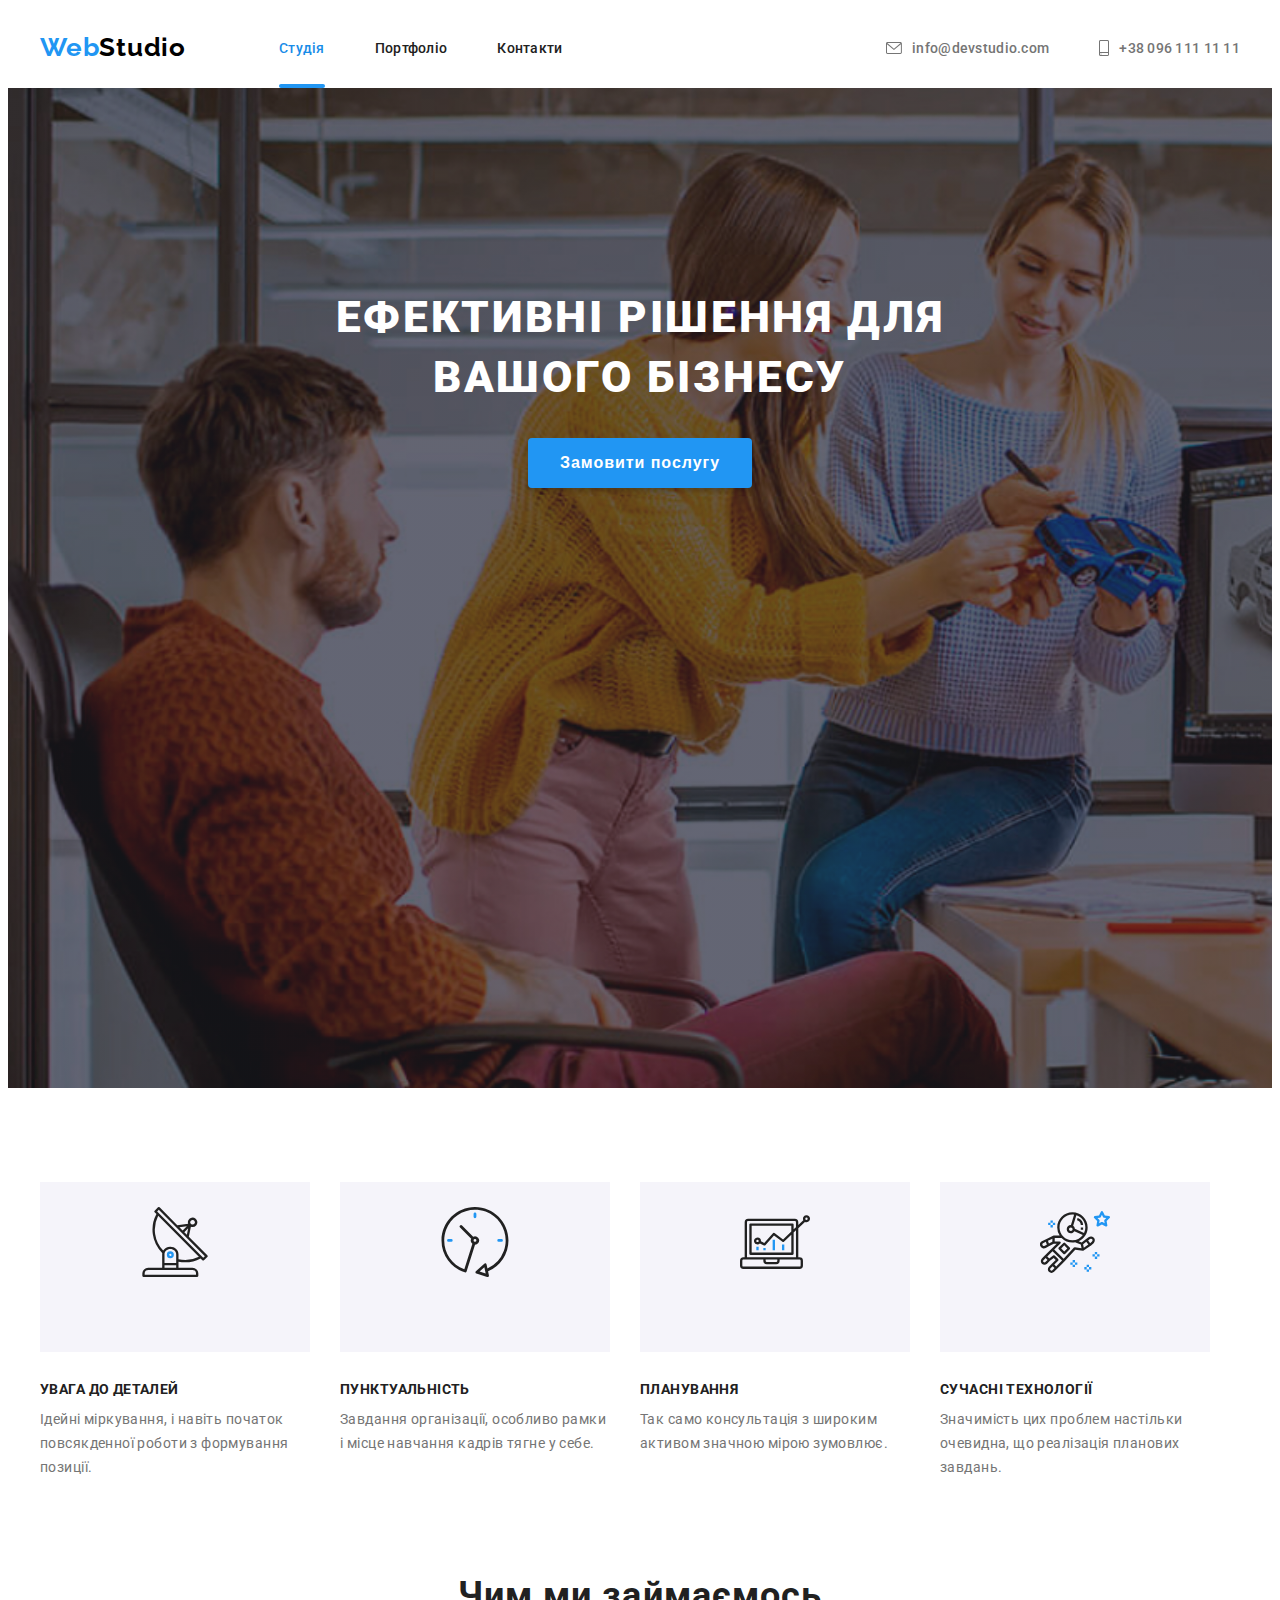
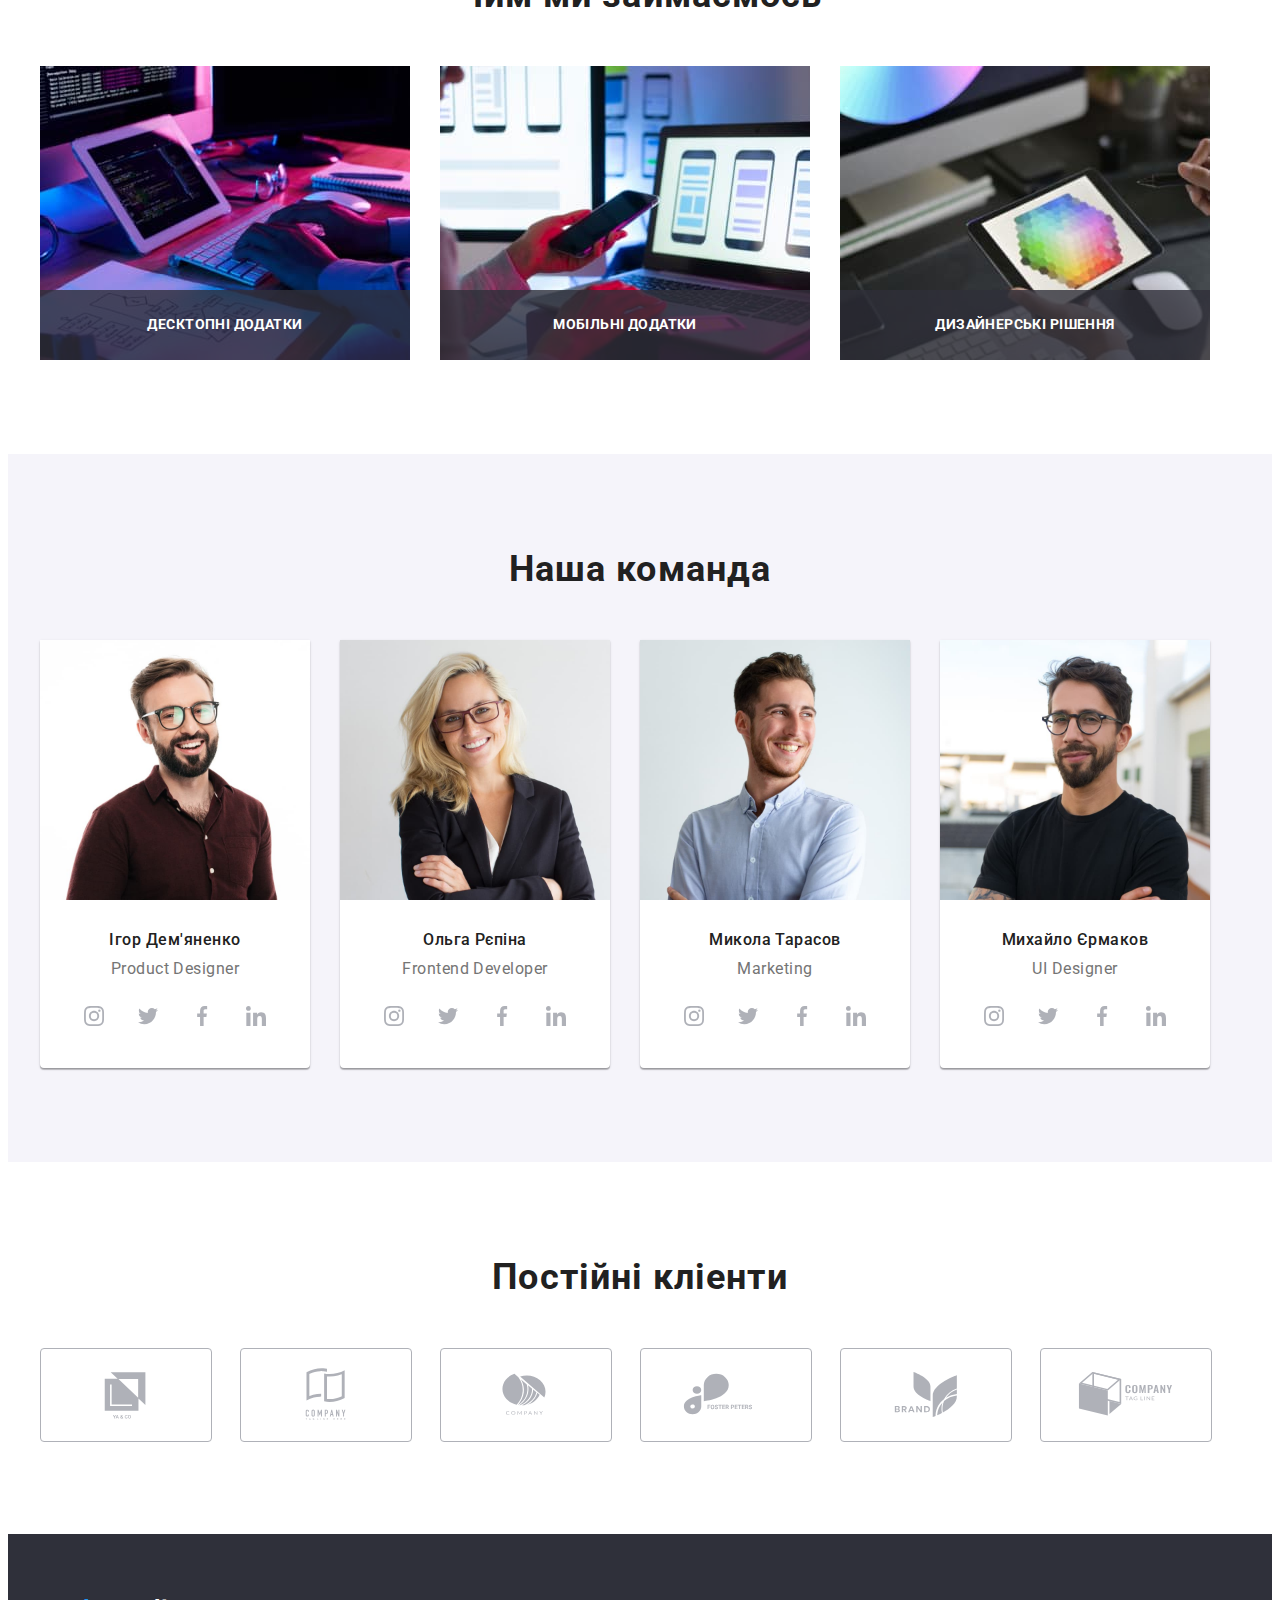
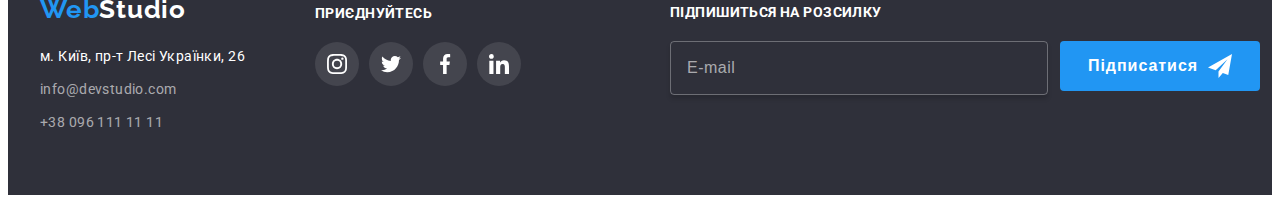
<file: index.html>
<!DOCTYPE html>
<html lang="uk">
  <head>
    <meta charset="UTF-8" />
    <meta http-equiv="X-UA-Compatible" content="IE=edge" />
    <meta name="viewport" content="width=device-width, initial-scale=1.0" />
    <title>Студія</title>
    <link rel="preconnect" href="https://fonts.googleapis.com">
<link rel="preconnect" href="https://fonts.gstatic.com" crossorigin>
<link href="https://fonts.googleapis.com/css2?family=Raleway:wght@700&family=Roboto:wght@400;500;700;900&display=swap" rel="stylesheet">
<link rel="stylesheet" href="https://cdnjs.cloudflare.com/ajax/libs/modern-normalize/1.1.0/modern-normalize.min.css" integrity="sha512-wpPYUAdjBVSE4KJnH1VR1HeZfpl1ub8YT/NKx4PuQ5NmX2tKuGu6U/JRp5y+Y8XG2tV+wKQpNHVUX03MfMFn9Q==" crossorigin="anonymous" referrerpolicy="no-referrer" />    
<link href="./css/main.min.css" rel="stylesheet" />
  </head>
  <body>
     <header class="header">
     <div class="container nav">
      <nav class="nav-box">
         <a href="./index.html" class="logo link"><span class="logo__head">Web</span>Studio</a>
        <ul class="list nav">
          <li class="nav__list">
            <a href="./index.html" class="nav__link link current">Студія</a>
          </li>
          <li class="nav__list">
            <a href="./portfolio.html" class="nav__link link">Портфоліо</a>
          </li>
          <li class="nav__list">
            <a href="#" class="nav__link link">Контакти</a>
          </li>
        </ul>
      </nav>
      <ul class="list auth">
        <li class="auth__list">
          <a href="mailto:info@devstudio.com" class="auth__link link mail">
          <svg class="auth__mail-icon" width="16" height="12">
            <use href="./images/sprite.svg#icon-envelope"></use>
          </svg>
          info@devstudio.com
          </a>
        </li>
        <li class="auth__list">
          <a href="tel:+380961111111" class="auth__link link tel">
          <svg class="auth__tel-icon" width="10" height="16">
            <use href="./images/sprite.svg#icon-smartphone"></use>
          </svg>
          +38 096 111 11 11
        </a>
        </li>
      </ul>
     </div>
     </header>
    <main>
      <section class="hero">
       <div class="container">
        <h1 class="tital-subject">Ефективні рішення для вашого бізнесу</h1>
        <button type="button" class="hero-btn button" data-modal-open>Замовити послугу</button>
       </div>
      </section>
      <section class="section">
       <div class="container">
        <h2 class="visually-hidden">Наші особливості</h2>
        <ul class="list unique">
          <li class="unique__list"> 
            <div class="unique__block-icon">
            <svg class="unique__icon" width="70" height="70">
              <use href="./images/sprite.svg#icon-antenna"></use>
            </svg>
            </div>
            <h3 class="list-item">Увага до деталей</h3>
            <p class="list-item__discription">Ідейні міркування, і навіть початок повсякденної роботи з формування позиції.</p>
          </li>
          <li class="unique__list">
            <div class="unique__block-icon">
            <svg class="unique__icon" width="70" height="70">
              <use href="./images/sprite.svg#icon-clock"></use>
            </svg>
            </div>
            <h3 class="list-item">Пунктуальність</h3>
            <p class="list-item__discription">Завдання організації, особливо рамки і місце навчання кадрів тягне у себе.</p>
          </li>
          <li class="unique__list">
            <div class="unique__block-icon">
            <svg class="unique__icon" width="70" height="70">
              <use href="./images/sprite.svg#icon-diagram"></use>
            </svg>
            </div>
            <h3 class="list-item">Планування</h3>
            <p class="list-item__discription">Так само консультація з широким активом значною мірою зумовлює.</p>
          </li>
          <li class="unique__list">
            <div class="unique__block-icon">
            <svg class="unique__icon" width="70" height="70">
              <use href="./images/sprite.svg#icon-astronaut"></use>
            </svg>
            </div>
            <h3 class="list-item">Сучасні технології</h3>
            <p class="list-item__discription">Значимість цих проблем настільки очевидна, що реалізація планових завдань.</p>
          </li>
        </ul>
       </div>
      </section>
      <section class="title-about section">
       <div class="container">
        <h2 class="subtital">Чим ми займаємось</h2>
        <ul class="list about-work">
          <li class="about-list">
           <a href="" class="about-link link">
            <div class="about-img-block">
             <img
              src="images/box1.jpg"
              alt="Руки люди, які печатають текст на клавіатурі"
              width="370"              
             />             
              <p class="about-description">Десктопні додатки</p>
            </div>
           </a>
          </li>
          <li class="about-list">
           <a href="" class="about-link link">
            <div class="about-img-block">
             <img
              src="images/box2.jpg"
              alt="Людина порівнює відображення картинки на телефоні з екраном монітора"
              width="370"
             />             
              <p class="about-description">Мобільні додатки</p>            
            </div>
           </a>
          </li>
          <li class="about-list">
           <a href="" class="about-link link">
            <div class="about-img-block">
             <img
              src="images/box3.jpg"
              alt="Людина дивиться кольорову схему на планшеті"
              width="370"
             />             
              <p class="about-description">Дизайнерські рішення</p>             
            </div>
           </a>
          </li>          
        </ul>
       </div>
      </section>
      <section class="tital-team section">
       <div class="container">
        <h2 class="subtital">Наша команда</h2>
        <ul class="list team">
          <li class="list-team">
            <img
              src="images/img.jpg"
              alt="Молодий чоловік зі щетиною в рубашці та окулярах, який посміхається"
              width="270"
            />
            <div class="team-subtital">
            <h3 class="subtital-name-tital">Ігор Дем'яненко</h3>
            <p class="branch">Product Designer</p>
             <div class="team-block-icon">
              <ul class="team-social">
                <li class="team-social-list list">
                 <a href="" class="team-social-icon link">
                  <svg class="team-icon" aria-label="інстаграм">
                   <use href="./images/sprite.svg#icon-instagram"></use>
                  </svg>
                 </a>
                </li>
                <li class="team-social-list list">
                 <a href="" class="team-social-icon link">
                  <svg class="team-icon" aria-label="твітер">
                   <use href="./images/sprite.svg#icon-twitter"></use>
                  </svg>
                 </a>
                </li>
                <li class="team-social-list list">
                 <a href="" class="team-social-icon link">
                  <svg class="team-icon" aria-label="фейсбук">
                   <use href="./images/sprite.svg#icon-facebook"></use>
                  </svg>
                 </a>
                </li>
                <li class="team-social-list list">
                 <a href="" class="team-social-icon link">
                  <svg class="team-icon" aria-label="лінкедін">
                   <use href="./images/sprite.svg#icon-linkedin"></use>
                  </svg>
                 </a>
                </li>
              </ul>              
             </div>
            </div>
          </li>
          <li class="list-team">
            <img
              src="images/img(1).jpg"
              alt="Молода блондинка у діловому костюмі в окулярах, що посміхається"
              width="270"
            />
            <div class="team-subtital">
            <h3 class="subtital-name-tital">Ольга Рєпіна</h3>
            <p class="branch">Frontend Developer</p>
             <div class="team-block-icon">
              <ul class="team-social">
                <li class="team-social-list list">
                 <a href="" class="team-social-icon link">
                  <svg class="team-icon" aria-label="інстаграм">
                   <use href="./images/sprite.svg#icon-instagram"></use>
                  </svg>
                 </a>
                </li>
                <li class="team-social-list list">
                 <a href="" class="team-social-icon link">
                  <svg class="team-icon" aria-label="твітер">
                   <use href="./images/sprite.svg#icon-twitter"></use>
                  </svg>
                 </a>
                </li>
                <li class="team-social-list list">
                 <a href="" class="team-social-icon link">
                  <svg class="team-icon" aria-label="фейсбук">
                   <use href="./images/sprite.svg#icon-facebook"></use>
                  </svg>
                 </a>
                </li>
                <li class="team-social-list list">
                 <a href="" class="team-social-icon link">
                  <svg class="team-icon" aria-label="лінкедін">
                   <use href="./images/sprite.svg#icon-linkedin"></use>
                  </svg>
                 </a>
                </li>
              </ul>              
             </div>              
            </div>
          </li>
          <li class="list-team">
            <img src="images/img(2).jpg" alt="Молодий чоловік у рубашці посміхається" width="270" 
            />
            <div class="team-subtital">
            <h3 class="subtital-name-tital">Микола Тарасов</h3>
            <p class="branch">Marketing</p>
             <div class="team-block-icon">
              <ul class="team-social">
                <li class="team-social-list list">
                 <a href="" class="team-social-icon link">
                  <svg class="team-icon" aria-label="інстаграм">
                   <use href="./images/sprite.svg#icon-instagram"></use>
                  </svg>
                 </a>
                </li>
                <li class="team-social-list list">
                 <a href="" class="team-social-icon link">
                  <svg class="team-icon" aria-label="твітер">
                   <use href="./images/sprite.svg#icon-twitter"></use>
                  </svg>
                 </a>
                </li>
                <li class="team-social-list list">
                 <a href="" class="team-social-icon link">
                  <svg class="team-icon" aria-label="фейсбук">
                   <use href="./images/sprite.svg#icon-facebook"></use>
                  </svg>
                 </a>
                </li>
                <li class="team-social-list list">
                 <a href="" class="team-social-icon link">
                  <svg class="team-icon" aria-label="лінкедін">
                   <use href="./images/sprite.svg#icon-linkedin"></use>
                  </svg>
                 </a>
                </li>
              </ul>              
             </div>       
            </div>
          </li>
          <li class="list-team">
            <img
              src="images/img(3).jpg"
              alt="Молодий чоловік з посмішкою в чорній рубашці і окулярах"
              width="270"
            />
            <div class="team-subtital">
            <h3 class="subtital-name-tital">Михайло Єрмаков</h3>
            <p class="branch">UI Designer</p>
             <div class="team-block-icon">
              <ul class="team-social">
                <li class="team-social-list list">
                 <a href="" class="team-social-icon link">
                  <svg class="team-icon" aria-label="інстаграм">
                   <use href="./images/sprite.svg#icon-instagram"></use>
                  </svg>
                 </a>
                </li>
                <li class="team-social-list list">
                 <a href="" class="team-social-icon link">
                  <svg class="team-icon" aria-label="твітер">
                   <use href="./images/sprite.svg#icon-twitter"></use>
                  </svg>
                 </a>
                </li>
                <li class="team-social-list list">
                 <a href="" class="team-social-icon link">
                  <svg class="team-icon" aria-label="фейсбук">
                   <use href="./images/sprite.svg#icon-facebook"></use>
                  </svg>
                 </a>
                </li>
                <li class="team-social-list list">
                 <a href="" class="team-social-icon link">
                  <svg class="team-icon" aria-label="лінкедін">
                   <use href="./images/sprite.svg#icon-linkedin"></use>
                  </svg>
                 </a>
                </li>
              </ul>              
             </div>
            </div>
          </li>
        </ul>
       </div>
      </section>
      <section class="tital-clients section">
        <div class="container clients-block">
          <h2 class="subtital">Постійні кліенти</h2>
          <ul class="list clients">
            <li class="list-clients">
             <a href="" class="list-client-link link">
              <svg class="client-icon">
                <use href="./images/sprite.svg#icon-logo-1"></use>
              </svg>
             </a>
            </li>
            <li class="list-clients">
             <a href="" class="list-client-link link">
              <svg class="client-icon">
                <use href="./images/sprite.svg#icon-logo-2"></use>
              </svg>
             </a>
            </li>
            <li class="list-clients">
             <a href="" class="list-client-link link">
              <svg class="client-icon">
                <use href="./images/sprite.svg#icon-logo-3"></use>
              </svg>
             </a>
            </li>
            <li class="list-clients">
             <a href="" class="list-client-link link">
              <svg class="client-icon">
                <use href="./images/sprite.svg#icon-logo-4"></use>
              </svg>
             </a>
            </li>
            <li class="list-clients">
             <a href="" class="list-client-link link">
              <svg class="client-icon">
                <use href="./images/sprite.svg#icon-logo-5"></use>
              </svg>
             </a>
            </li>
            <li class="list-clients">
             <a href="" class="list-client-link link">
              <svg class="client-icon">
                <use  href="./images/sprite.svg#icon-logo-6"></use>
              </svg>
             </a>
            </li>
          </ul>
        </div>
      </section>
    </main>
    <footer class="footer">
    <div class="container page-footer">
     <div class="contaner-address">
      <a href="./index.html" class="logo link"> <span class="logo-web">Web</span>Studio</a>
      <address class="footer-address">
        <ul class="list ">
          <li>
            <a href="https://goo.su/HKAFz" target="_blank" rel="noopener noreferrer" class="link address"
              >м. Київ, пр-т Лесі Українки, 26</a>
          </li>
          <li>
            <a href="mailto:info@devstudio.com" target="_blank" class="link">info@devstudio.com</a>
          </li>
          <li>
            <a href="tel:+380961111111" class="link">+38 096 111 11 11</a>
          </li>
        </ul>
      </address>
     </div>
     <div class="footer-icon">
      <p class="connect">Приєднуйтесь</p>
      <ul class="icon list">
       <li class="list-icon">
        <a href="" class="list-icon-link">
          <svg class="footer-socail-icon">
           <use href="./images/sprite.svg#icon-instagram"></use>
           </svg>
        </a>
        </li>
       <li class="list-icon">
        <a href="" class="list-icon-link">
          <svg class="footer-socail-icon">
           <use href="./images/sprite.svg#icon-twitter"></use>
           </svg>
        </a>
       </li>
       <li class="list-icon">
        <a href="" class="list-icon-link">
          <svg class="footer-socail-icon">
          <use href="./images/sprite.svg#icon-facebook"></use>
          </svg>
        </a>
       </li>
       <li class="list-icon">
        <a href="" class="list-icon-link">
          <svg class="footer-socail-icon">
          <use href="./images/sprite.svg#icon-linkedin"></use>
          </svg>
        </a>
       </li>
      </ul>      
     </div>
     <div class="footer-form">      
       <p class="footer-form-follow-description">Підпишиться на розсилку</p>
       <form class="footer-form-wrapper">
       <label class="footer-form-follow">
         <input
         class="footer-form-input"
         name="user_email" 
         type="email" 
         required
         placeholder="E-mail">         
       </label>
       <button type="submit" class="button follow-button">Підписатися
        <svg class="footer-form-input-icon">
          <use href="./images/sprite.svg#icon-send"></use>
         </svg>
       </button>
      </form>      
     </div>
    </div>
    </footer>
     <div class="backdrop is-hidden" data-modal>
      <div class="modal">
        <button type="button" class="modal-close-btn" data-modal-close>
          <svg class="modal-close-icon" width="18" height="18">
            <use href="./images/sprite.svg#icon-close"></use>
          </svg>
        </button>        
        <form class="modal-form">
          <p class="modal-tital">Залиште свої дані, ми вам передзвонимо</p>
          <label class="modal-form-field">
            <span class="modal-form-field-desc">Ім'я</span>
            <span class="modal-form-input-wrapper">           
             <input
             name="user_name" 
             type="text" 
             class="modal-form-input" 
             required 
             pattern="[a-zA-Zа-яА-ЯіІїЇ'+]">
             <svg class="modal-form-input-icon">
              <use href="./images/sprite.svg#icon-user"></use>
             </svg>
            </span> 
          </label>
          <label class="modal-form-field">
            <span class="modal-form-field-desc">Телефон</span>            
            <span class="modal-form-input-wrapper">           
             <input
             name="user_phone" 
             type="tel" 
             class="modal-form-input" 
             required 
             pattern="[0-9]{3}-[0-9]{3}-[0-9]{2}-[0-9]{2}"
             title="xxx-xxx-xx-xx">
             <svg class="modal-form-input-icon">
              <use href="./images/sprite.svg#icon-phone"></use>
             </svg>
           </span>            
          </label>
          <label class="modal-form-field">
            <span class="modal-form-field-desc">Пошта</span>            
            <span class="modal-form-input-wrapper">           
             <input
             name="user_email" 
             type="email" 
             class="modal-form-input">
             <svg class="modal-form-input-icon">
              <use href="./images/sprite.svg#icon-email"></use>
             </svg>
           </span>            
          </label>
          <label class="modal-form-message">
            <span class="modal-form-field-desc">Коментар</span>
            <textarea 
            name="user_message"
            class="form-message"
            placeholder="Введіть текст"
            ></textarea>
          </label>        
          <label class="modal-form-check-field">            
            <input
            class="modal-form-check"
            name="user_policy" 
            type="checkbox"             
            required>
            <svg class="modal-check-own">
              <use class="modal-check-own-icon" href="./images/sprite.svg#icon-check"></use>
            </svg>
            Погоджуюся з розсилкою та приймаю&nbsp; 
            <a href="" class="modal-form-check-link">Умови договору</a>
          </label>
          <button type="submit" class="button modal-button">Відправити</button>
         </form>
      </div>
     </div>
   <script src="./js/modal.js"></script>  
  </body>
</html>
</file>
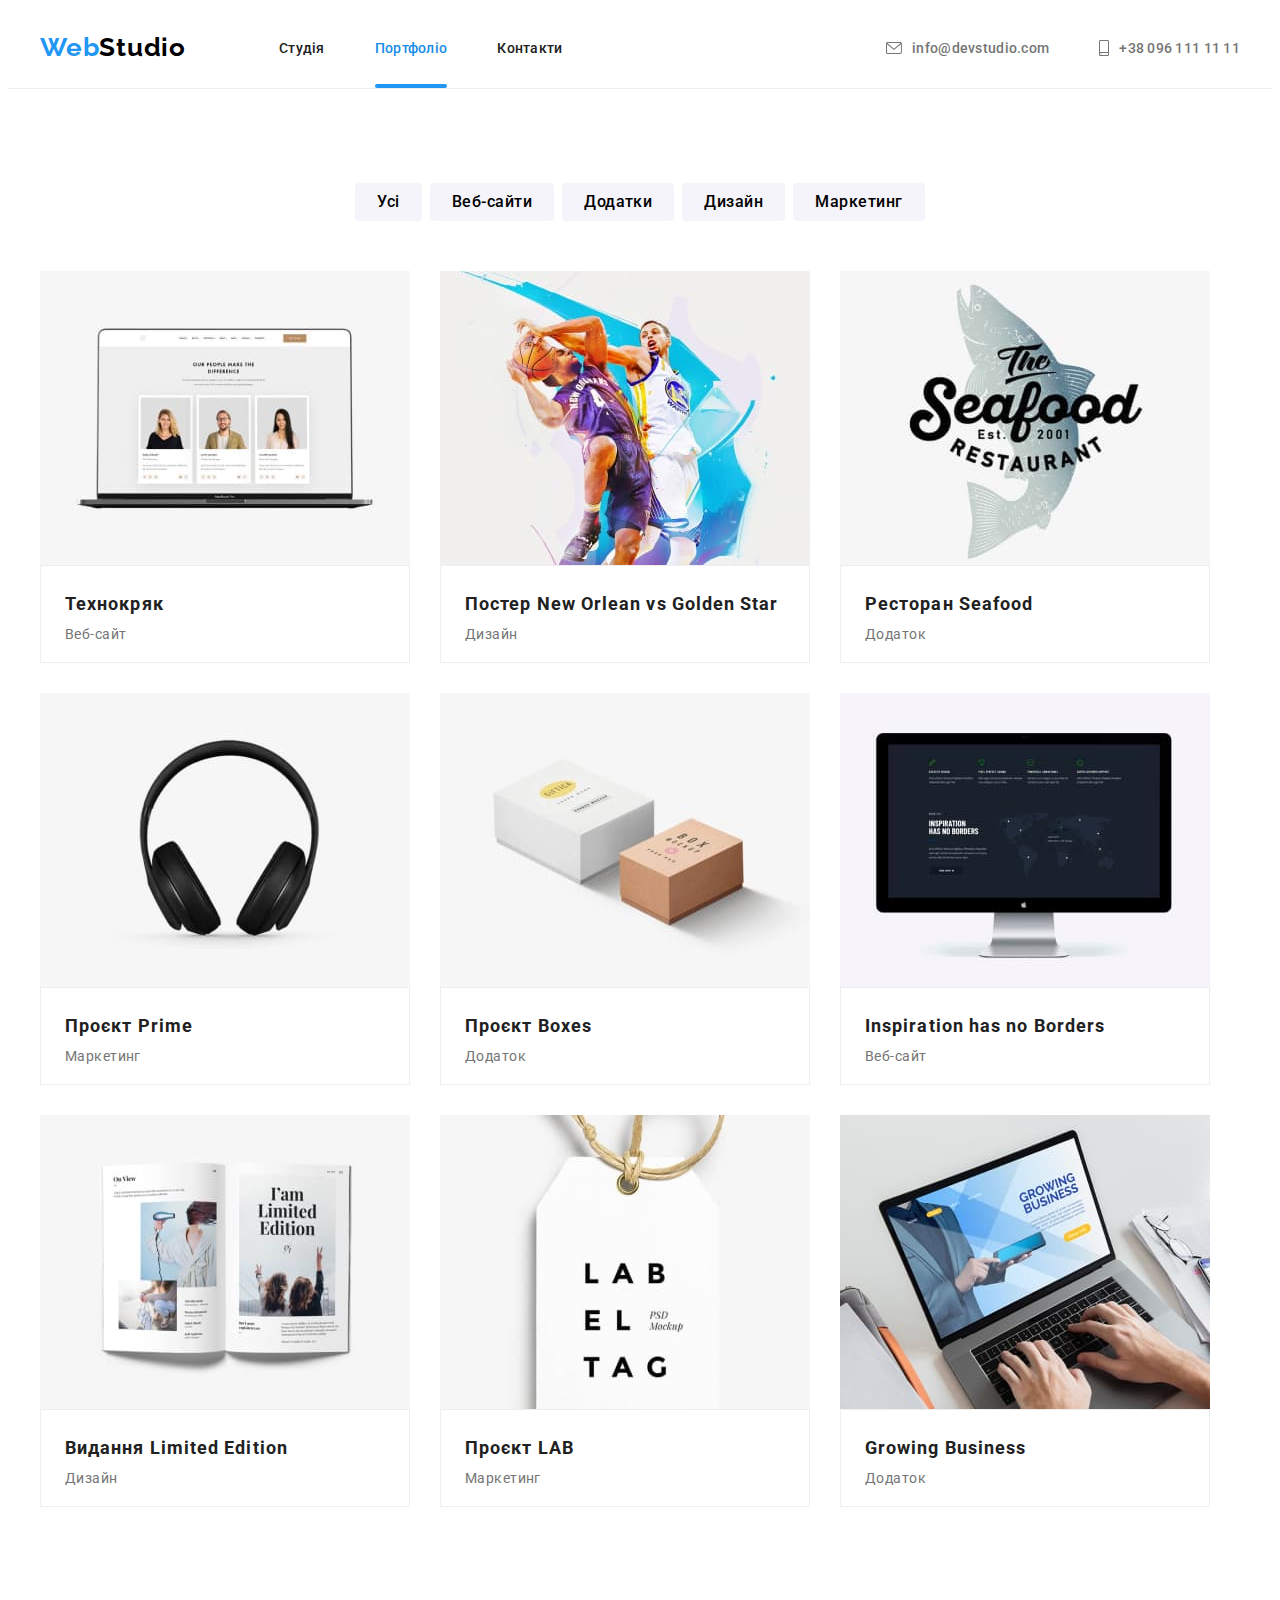
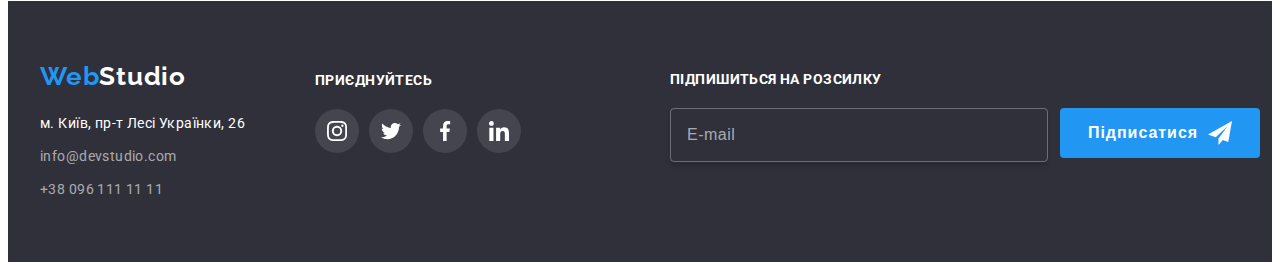
<file: portfolio.html>
<!DOCTYPE html>
<html lang="uk">
  <head>
    <meta charset="UTF-8" />
    <meta http-equiv="X-UA-Compatible" content="IE=edge" />
    <meta name="viewport" content="width=device-width, initial-scale=1.0" />
    <title>Портфолио</title>
    <link rel="preconnect" href="https://fonts.googleapis.com">
<link rel="preconnect" href="https://fonts.gstatic.com" crossorigin>
<link href="https://fonts.googleapis.com/css2?family=Raleway:wght@700&family=Roboto:wght@400;500;700;900&display=swap" rel="stylesheet">
<link rel="stylesheet" href="https://cdnjs.cloudflare.com/ajax/libs/modern-normalize/1.1.0/modern-normalize.min.css" integrity="sha512-wpPYUAdjBVSE4KJnH1VR1HeZfpl1ub8YT/NKx4PuQ5NmX2tKuGu6U/JRp5y+Y8XG2tV+wKQpNHVUX03MfMFn9Q==" crossorigin="anonymous" referrerpolicy="no-referrer" />    
<link href="./css/portfolio.min.css" rel="stylesheet" />
  </head>
  <body>
     <header class="header portfolio">
     <div class="container nav">
      <nav class="nav-box">
         <a href="./index.html" class="logo link"><span class="logo__head">Web</span>Studio</a>
        <ul class="list nav">
          <li class="nav__list">
            <a href="./index.html" class="nav__link link">Студія</a>
          </li>
          <li class="nav__list">
            <a href="./portfolio.html" class="nav__link link  current">Портфоліо</a>
          </li>
          <li class="nav__list">
            <a href="#" class="nav__link link">Контакти</a>
          </li>
        </ul>
        </nav>
      <ul class="list auth">
        <li class="auth__list"><a href="mailto:info@devstudio.com" class="auth__link link mail">
          <svg class="auth__mail-icon" width="16" height="12">
            <use href="./images/sprite.svg#icon-envelope"></use>
          </svg>
          info@devstudio.com
        </a>
        </li>
        <li class="auth__list"><a href="tel:+380961111111" class="auth__link link tel">
          <svg class="auth__tel-icon" width="10" height="16">
            <use href="./images/sprite.svg#icon-smartphone"></use>
          </svg>
          +38 096 111 11 11
        </a>
        </li>
      </ul>
     </div>
     </header>
    <main>
      <section class="main-area  section">
       <div class="container">
        <h1 class="visually-hidden">Список проектів</h1>
        <ul class="filter list buttons">
          <li class="filter-button"><button type="button" class="list-btn button">Усі</button></li>
          <li class="filter-button"><button type="button" class="list-btn button">Веб-сайти</button></li>
          <li class="filter-button"><button type="button" class="list-btn button">Додатки</button></li>
          <li class="filter-button"><button type="button" class="list-btn button">Дизайн</button></li>
          <li class="filter-button"><button type="button" class="list-btn button">Маркетинг</button></li>
        </ul>
       </div>
       <div class="container">
        <ul class="list project">
          <li class="project-list">
            <a href="" class="project-link link">
              <div class="project-list-img-wrapper">
               <img
                src="./images/page2/img.jpg"
                alt="Відкрита веб-сторінка з іконками клієнтів"
                width="370"
                class="project-img-item"
               />
               <p class="overlay">Ресурс пропонує комплексні пропозиції з різним рівнем функціоналу та сервісів. Все це дозволить відвідувачу отримати вичерпні відомості про компанію чи приватну особу.
               </p>
              </div>
              <div class="project-description">
              <h2 class="list-tital">Технокряк</h2>
              <p class="type">Веб-сайт</p>
              </div>
            </a>
          </li>
          <li class="project-list">
            <a href="" class="project-link link">
               <div class="project-list-img-wrapper">
                <img  
                src="./images/page2/project2.jpg"
                alt="Постер з двома баскетболістами та м'ячом у стрибку"
                width="370"
                class="project-img-item"
                />
                <p class="overlay"></p>
               </div>
              <div class="project-description">
              <h2 class="list-tital">Постер New Orlean vs Golden Star</h2>
              <p class="type">Дизайн</p>
              </div>
            </a>
          </li>
          <li class="project-list">
            <a href="" class="project-link link">
              <div class="project-list-img-wrapper">
                <img 
                src="./images/page2/project3.jpg" 
                alt="Логотип ресторану з рибою" 
                width="370"
                class="project-img-item" 
                />
                <p class="overlay"></p>
              </div>
              <div class="project-description">
              <h2 class="list-tital">Ресторан Seafood</h2>
              <p class="type">Додаток</p>
              </div>
            </a>
          </li>
          <li class="project-list">
            <a href="" class="project-link link">
              <div class="project-list-img-wrapper">
                <img 
                src="./images/page2/project4.jpg" 
                alt="Навушники" 
                width="370"
                class="project-img-item" 
                />
                <p class="overlay"></p>
              </div>
              <div class="project-description">
              <h2 class="list-tital">Проєкт Prime</h2>
              <p class="type">Маркетинг</p>
              </div>
            </a>
          </li>
          <li class="project-list">
            <a href="" class="project-link link">
              <div class="project-list-img-wrapper">
                <img
                src="./images/page2/project5.jpg"
                alt="Дві маленькі коробочки різного кольору та оформлення"
                width="370"
                class="project-img-item"
                />
                <p class="overlay"></p>
              </div>
              <div class="project-description">
              <h2 class="list-tital">Проєкт Boxes</h2>
              <p class="type">Додаток</p>
              </div>
            </a>
          </li>
          <li class="project-list">
            <a href="" class="project-link link">
              <div class="project-list-img-wrapper">
                <img
                src="./images/page2/project6.jpg"
                alt="Монітор з відкритим веб-сайтом"
                width="370"
                class="project-img-item"
                />
                <p class="overlay"></p>
              </div>              
              <div class="project-description">
              <h2 class="list-tital">Inspiration has no Borders</h2>
              <p class="type">Веб-сайт</p>
              </div>
            </a>
          </li>
          <li class="project-list">
            <a href="" class="project-link link">
              <div class="project-list-img-wrapper">
                <img 
                src="./images/page2/project7.jpg" 
                alt="Відкрита сторінка журналу" 
                width="370"
                class="project-img-item" 
                />
                <p class="overlay"></p>
              </div> 
              <div class="project-description">
              <h2 class="list-tital">Видання Limited Edition</h2>
              <p class="type">Дизайн</p>
              </div>
            </a>
          </li>
          <li class="project-list">
            <a href="" class="project-link link">
              <div class="project-list-img-wrapper">
                <img 
                src="./images/page2/project8.jpg" 
                alt="Етикетка з логотипом" 
                width="370"
                class="project-img-item" 
                />
                <p class="overlay"></p>
              </div>
              <div class="project-description">
              <h2 class="list-tital">Проєкт LAB</h2>
              <p class="type">Маркетинг</p>
              </div>
            </a>
          </li>
          <li class="project-list">
            <a href="" class="project-link link">
              <div class="project-list-img-wrapper">
                <img
                src="./images/page2/project9.jpg"
                alt="Відкритий ноутбук з відкритою сторінкою додатка та руки людини"
                width="370"
                class="project-img-item"
                />
                <p class="overlay"></p>
              </div>              
              <div class="project-description">
              <h2 class="list-tital">Growing Business</h2>
              <p class="type">Додаток</p>
              </div>
            </a>
          </li>         
        </ul>
       </div>       
      </section>
    </main>
    <footer class="footer">
    <div class="container page-footer">
     <div class="contaner-address">
      <a href="./index.html" class="logo link"> <span class="logo-web">Web</span>Studio</a>
      <address class="footer-address">
        <ul class="list ">
          <li>
            <a href="https://goo.su/HKAFz" target="_blank" rel="noopener noreferrer" class="link address"
              >м. Київ, пр-т Лесі Українки, 26</a>
          </li>
          <li>
            <a href="mailto:info@devstudio.com" target="_blank" class="link">info@devstudio.com</a>
          </li>
          <li>
            <a href="tel:+380961111111" class="link">+38 096 111 11 11</a>
          </li>
        </ul>
      </address>
     </div>
     <div class="footer-icon">
      <p class="connect">Приєднуйтесь</p>
      <ul class="icon list">
       <li class="list-icon">
        <a href="" class="list-icon-link">
          <svg class="footer-socail-icon">
           <use href="./images/sprite.svg#icon-instagram"></use>
          </svg>
        </a>
        </li>
       <li class="list-icon">
        <a href="" class="list-icon-link">
          <svg class="footer-socail-icon">
           <use href="./images/sprite.svg#icon-twitter"></use>
          </svg>
        </a>
       </li>
       <li class="list-icon">
        <a href="" class="list-icon-link">
          <svg class="footer-socail-icon">
           <use href="./images/sprite.svg#icon-facebook"></use>
          </svg>
        </a>
       </li>
       <li class="list-icon">
        <a href="" class="list-icon-link">
          <svg class="footer-socail-icon">
           <use href="./images/sprite.svg#icon-linkedin"></use>
          </svg>
        </a>
       </li>
      </ul>
     </div>
     <form class="footer-form">      
       <p class="footer-form-follow-description">Підпишиться на розсилку</p>
       <div class="footer-form-wrapper">
       <label class="footer-form-follow">
         <input
         class="footer-form-input"
         name="user_email" 
         type="email" 
         required
         placeholder="E-mail">         
       </label>
       <button type="submit" class="button follow-button">Підписатися
        <svg class="footer-form-input-icon">
          <use href="./images/sprite.svg#icon-send"></use>
         </svg>
       </button>
      </div>      
     </form>
    </div>    
    </footer>   
  </body>
</html>
</file>
<file: css/main.min.css>
:root{--brand-background: #F5F5F5;--dark-background: #2F303A;--color-button: #2196F3;--main-color-link: #757575;--main-text-color: #212121;--second-text-color: #FFFFFF;--main-font-size: 14px;--second-font-size: 16px;--transition-dur-and-func: 250ms cubic-bezier(0.4, 0, 0.2, 1);--transition-main-shadow: 0px 4px 4px rgba(0, 0, 0, 0.25);--brand-weight: 700;--second-weigh: 500;--main-align: center;--brand-spacing: 0.03em;--second-spacing: 0.06em}.visually-hidden{position:absolute;white-space:nowrap;width:1px;height:1px;overflow:hidden;border:0;padding:0;clip:rect(0 0 0 0);clip-path:inset(50%);margin:-1px}h1,h2,h3,h4,h5,h6,p{margin:0}img{display:block;max-width:100%;height:auto}.list{list-style:none;padding-left:0;margin:0}body{color:var(--main-color-link);font-family:"Roboto","Raleway",sans-serif;letter-spacing:var(--brand-spacing);font-size:var(--main-font-size);background-color:var(--second-text-color)}.link{text-decoration:none;color:inherit}.portfolio{border-bottom:1px solid #ececec}.container{width:1200px;padding-right:15px;padding-left:15px;margin-left:auto;margin-right:auto}.section{padding-top:94px;padding-bottom:94px}.tital-subject{width:696px;font-weight:900;font-size:44px;line-height:1.36;letter-spacing:var(--second-spacing);vertical-align:top;text-align:center;flex-wrap:wrap;text-transform:uppercase;color:var(--second-text-color);margin:0 auto;margin-bottom:30px}.subtital{width:var(--brand-weight);font-size:36px;height:1.17;text-align:var(--main-align);letter-spacing:var(--brand-spacing);color:var(--main-text-color);font-family:"Roboto","Raleway",sans-serif;margin-bottom:50px}.button{display:block;cursor:pointer;border:none;border-radius:4px}.buttons{display:flex;padding-bottom:16px;margin-bottom:34px;justify-content:center}.backdrop{position:fixed;top:0;left:0;z-index:100;width:100%;height:100%;background-color:rgba(0,0,0,.2);transition:opacity var(--transition-dur-and-func),visibility var(--transition-dur-and-func),scale var(--transition-dur-and-func)}.backdrop.is-hidden{opacity:0;visibility:hidden;pointer-events:none;scale:.5}.modal-button{width:200px;height:50px;background-color:var(--color-button);color:var(--second-text-color);padding:10px 52px;align-items:center;font-size:var(--second-font-size);font-weight:var(--second-weigh);line-height:1.88;letter-spacing:var(--second-spacing)}.modal{position:absolute;top:50%;left:50%;transform:translate(-50%, -50%);background-color:var(--second-text-color);width:528px;height:581px;padding:40px;border-radius:4px}.modal-close-btn{position:absolute;top:8px;right:8px;display:flex;justify-content:center;align-items:center;width:30px;height:30px;background-color:rgba(0,0,0,0);padding:0;border:1px solid rgba(0,0,0,.1);border-radius:50%;cursor:pointer}.modal-close-icon{transition:fill var(--transition-dur-and-func)}.modal-close-btn:hover .modal-close-icon,.modal-close-btn:focus .modal-close-icon{fill:var(--color-button)}.modal-form{display:flex;flex-direction:column;align-items:center;justify-content:center}.modal-tital{font-weight:var(--brand-weight);font-size:20px;color:var(--main-text-color);line-height:1.15;align-items:center;letter-spacing:var(--brand-spacing);margin-bottom:12px}.modal-form-field{display:block;width:100%;height:58px;padding:0;margin-bottom:10px}.modal-form-field-desc{display:block;font-size:12px;line-height:1.17;align-items:left;letter-spacing:.01em;color:var(--main-color-link);margin-bottom:4px}.modal-form-input-wrapper{position:relative}.modal-form-input{width:100%;height:40px;border-radius:4px;border:1px solid rgba(33,33,33,.2);padding-left:42px;transition:border-color var(--transition-dur-and-func)}.modal-form-input:focus{outline:none;border-color:var(--color-button)}.modal-form-input-icon{position:absolute;display:block;top:50%;left:12px;transform:translateY(-50%);width:18px;height:18px;transition:fill var(--transition-dur-and-func)}.modal-form-input:focus+.modal-form-input-icon{fill:var(--color-button)}.modal-form-message{display:block;width:100%;height:138px;margin-bottom:20px}.form-message{width:100%;height:120px;border-radius:4px;border:1px solid rgba(33,33,33,.2);padding:12px 16px;resize:none;transition:border-color var(--transition-dur-and-func)}.form-message::placeholder{font-size:12px;line-height:1.17;letter-spacing:.01;color:rgba(117,117,117,.5)}.form-message:focus{outline:none;border-color:var(--color-button)}.modal-form-check-field{display:flex;align-items:center;margin-bottom:30px}.modal-form-check{appearance:none;position:absolute;transition:box-shadow var(--transition-dur-and-func)}.modal-check-own{width:16px;height:15px;margin-right:7px;cursor:pointer;border:1px solid #212121;border-radius:4px;box-shadow:0px 4px 4px rgba(0,0,0,.25);fill:var(--second-text-color)}.modal-form-check:checked+.modal-check-own{border-color:var(--color-button);background-color:var(--color-button)}.modal-form-check:focus+.modal-check-own{box-shadow:0 0 0 2px var(--color-button),0px 2px 1px 0px rgba(0,0,0,.2),0px 1px 1px 0px rgba(0,0,0,.14),0px 1px 3px 0px rgba(0,0,0,.12)}.modal-check-own-icon{display:none}.modal-form-check:checked+.modal-check-own .modal-check-own-icon{display:block}.modal-form-check-link{color:var(--color-button)}.nav{display:flex}.nav-box{display:flex;align-items:center}.auth{display:flex;margin-left:auto;align-items:center}.nav__list:not(:last-child){margin-right:50px}.logo{font-family:"Raleway";font-weight:var(--brand-weight);font-size:26px;line-height:1.19;letter-spacing:var(--brand-spacing);text-decoration:none}.header .logo{color:#000}.nav-box .logo{display:block;margin-right:93px;padding-top:24px;padding-bottom:25px;text-align:left}.auth__list:not(:first-child){margin-left:50px}.nav__link{font-family:"Roboto";font-weight:var(--second-weigh);font-size:var(--main-font-size);line-height:1.17;letter-spacing:.02em;text-decoration:none;display:flex;padding-top:32px;padding-bottom:32px;align-items:center;color:var(--main-text-color);transition:color var(--transition-dur-and-func),text-shadow var(--transition-dur-and-func)}.nav__link:hover,.nav__link:focus{color:#188ce8;text-shadow:var(--transition-main-shadow)}.auth__link{font-family:"Roboto";font-weight:var(--second-weigh);font-size:var(--main-font-size);line-height:1.17;letter-spacing:.02em;text-decoration:none;display:flex;padding-top:32px;padding-bottom:32px;align-items:center;color:var(--main-text-color);transition:color var(--transition-dur-and-func),text-shadow var(--transition-dur-and-func)}.list .auth__link{color:var(--main-color-link)}.auth__link:hover,.auth__link:focus{color:#188ce8;text-shadow:var(--transition-main-shadow)}.auth__link:hover::before{color:var(--color-button)}.mail{fill:currentColor}.auth__mail-icon{margin-right:10px}.tel{fill:currentColor}.auth__tel-icon{margin-right:10px}.logo__head{color:var(--color-button)}.current{position:relative;color:#188ce8;display:flex;flex-wrap:wrap;width:100%;text-align:center}.current::after{position:absolute;bottom:0;display:block;content:"";width:100%;height:4px;background-color:var(--color-button);border-radius:2px}.hero{padding:200px 0;background-color:var(--dark-background);background-image:linear-gradient(rgba(47, 48, 58, 0.4), rgba(47, 48, 58, 0.4)),url("../images/hero/Img.jpg");background-size:cover;background-repeat:no-repeat;max-width:1600px;height:600px;margin:0 auto;text-align:center}.hero-btn{background-color:var(--color-button);box-shadow:0px 4px 4px rgba(0,0,0,.15);color:var(--second-text-color);text-align:inherit;align-items:var(--main-align);font-weight:var(--brand-weight);font-size:var(--second-font-size);line-height:1.88;letter-spacing:var(--second-spacing);display:inline-block;padding-top:10px;padding-right:32px;padding-bottom:10px;padding-left:32px;transition:background-color var(--transition-dur-and-func),box-shadow var(--transition-dur-and-func)}.hero-btn:hover,.hero-btn:focus{background-color:#188ce8;box-shadow:0px 4px 4px rgba(0,0,0,.15)}.unique{display:flex;width:270px}.unique__list:not(:last-child){margin-right:30px}.unique__block-icon{height:120px;justify-content:center;align-items:center;text-align:center;padding:25px 100px;margin-bottom:30px;background-color:#f5f4fa}.list-item{font-weight:var(--brand-weight);font-size:var(--main-font-size);line-height:1.14;letter-spacing:var(--brand-spacing);text-transform:uppercase;color:var(--main-text-color);font-family:"Roboto","Raleway",sans-serif;margin-bottom:10px}.list-item__discription{font-weight:400;font-size:var(--main-font-size);line-height:1.71;letter-spacing:var(--brand-spacing);color:var(--main-color-link);text-transform:none}.about-work{display:flex}.title-about{padding-top:0}.about-list:not(:last-child){margin-right:30px}.about-img-block{position:relative;display:flex}.about-link:hover .about-img-block{box-shadow:var(--transition-main-shadow)}.about-description{position:absolute;bottom:0;width:100%;height:70px;display:flex;background-color:rgba(47,48,58,.8);color:var(--second-text-color);text-transform:uppercase;font-size:var(--main-font-size);font-weight:var(--brand-weight);line-height:1.14;align-items:center;justify-content:center;transition:box-shadow var(--transition-dur-and-func)}.team{display:flex}.tital-team{background-color:#f5f4fa}.list-team{background-color:var(--second-text-color);border-bottom-right-radius:4px;border-bottom-left-radius:4px;box-shadow:0px 2px 1px rgba(0,0,0,.2),0px 1px 1px rgba(0,0,0,.14),0px 1px 3px rgba(0,0,0,.12)}.list-team:not(:last-child){margin-right:30px}.team-subtital{padding-top:30px;padding-bottom:30px}.subtital-name-tital{line-height:1.19;text-align:var(--main-align);letter-spacing:var(--brand-spacing);font-size:var(--second-font-size);font-weight:var(--second-weigh);color:var(--main-text-color);margin-bottom:10px}.branch,.type{font-size:var(--second-font-size);letter-spacing:var(--brand-spacing);color:var(--main-color-link)}.branch{line-height:1.19;text-align:var(--main-align);margin-bottom:16px}.team-block-icon{width:206px;margin-right:32px;margin-left:32px}.team-social{display:flex;gap:10px;justify-content:center;padding:0}.team-social-icon{display:flex;align-items:center;justify-content:center;width:44px;height:44px;border-radius:50%;background-color:rgba(0,0,0,0);color:#afb1b8;transition:background-color var(--transition-dur-and-func),color var(--transition-dur-and-func),box-shadow var(--transition-dur-and-func)}.team-social-icon:hover,.team-social-icon:focus{background-color:var(--color-button);color:var(--second-text-color);box-shadow:var(--transition-main-shadow)}.team-icon{width:20px;height:20px;fill:currentColor}.clients-block{width:1170}.clients{display:flex;column-gap:30px}.list-clients{width:170px;height:92px}.list-client-link{display:flex;justify-content:center;align-items:center;width:100%;height:100%;color:#afb1b8;border:1px solid #afb1b8;border-radius:4px;transition:color var(--transition-dur-and-func),border-color var(--transition-dur-and-func),box-shadow var(--transition-dur-and-func)}.list-client-link:hover,.list-client-link:focus{color:var(--color-button);border-color:var(--color-button);box-shadow:var(--transition-main-shadow)}.client-icon{width:106px;height:60px;fill:currentColor}.list-btn{letter-spacing:var(--brand-spacing);font-size:var(--second-font-size);font-weight:var(--second-weigh);font-family:"Roboto",sans-serif;background-color:#f5f4fa;display:inline-block;border:0;padding:6px 22px}.filter .list-btn{line-height:1.62;cursor:pointer;transition:background-color var(--transition-dur-and-func),color var(--transition-dur-and-func),box-shadow var(--transition-dur-and-func)}.list-btn:hover,.list-btn:focus{background-color:var(--color-button);color:var(--second-text-color);box-shadow:0px 2px 2px 0px rgba(0,0,0,.12),0px 1px 2px 0px rgba(0,0,0,.08),0px 3px 1px 0px rgba(0,0,0,.1),var(--transition-main-shadow)}.filter-button:not(:last-child){margin-right:8px}.project{display:flex;flex-wrap:wrap}.project-list{margin-right:30px;margin-bottom:30px}.project-list:nth-child(3n){margin-right:0}.project-list:nth-last-child(-n+3){margin-bottom:0}.project-link{display:block;transition:box-shadow var(--transition-dur-and-func)}.project-link:hover,.project-link:focus{box-shadow:1px 4px 6px 0px rgba(0,0,0,.16),0px 4px 4px 0px rgba(0,0,0,.06),0px 1px 1px 0px rgba(0,0,0,.12),var(--transition-main-shadow)}.project-list-img-wrapper{position:relative;overflow:hidden}.overlay{position:absolute;top:0;left:0;width:100%;height:100%;padding:63px 24px;line-height:1.56;font-size:18px;letter-spacing:var(--brand-spacing);overflow:auto;background-color:rgba(33,150,243,.9);color:var(--second-text-color);transform:translateY(100%);transition:transform var(--transition-dur-and-func)}.project-link:hover .overlay,.project-link:focus .overlay{transform:translateY(0%)}.project-description{padding-top:20px;padding-right:24px;padding-bottom:20px;padding-left:24px;border:1px solid #eee}.list-tital{width:var(--brand-weight);font-size:18px;line-height:2;letter-spacing:var(--second-spacing);color:var(--main-text-color);margin-bottom:4px}.footer{background-color:var(--dark-background);padding-top:60px;padding-bottom:60px}.footer .logo{color:var(--second-text-color);font-family:"Raleway","Roboto" sans-serif;display:block;margin-bottom:20px}.page-footer{display:flex;align-items:baseline}.contaner-address{margin-right:70px}.logo-web{display:inline-block;color:var(--color-button);font-family:"Oleo Script" Script}.footer-address{font-style:normal;line-height:1.71;letter-spacing:var(--brand-spacing);color:rgba(255,255,255,.6);transition:color var(--transition-dur-and-func)}.footer-address .link:hover,.footer-address .link:focus{color:#188ce8}.footer-address li:not(:last-child){margin-bottom:9px}.footer-address .address{color:var(--second-text-color)}.footer-icon{margin-right:auto}.connect{color:var(--second-text-color);font-weight:var(--brand-weight);text-transform:uppercase;font-size:var(--main-font-size);line-height:1.14;text-align:left;vertical-align:top;letter-spacing:var(--brand-spacing);margin-bottom:20px}.icon{display:flex;column-gap:10px}.list-icon-link{display:flex;width:44px;height:44px;justify-content:center;align-items:center;background-size:cover;border-radius:50%;background-color:rgba(255,255,255,.1);transition:box-shadow var(--transition-dur-and-func),background-color var(--transition-dur-and-func)}.list-icon-link:hover,.list-icon-link:focus{background-color:var(--color-button);box-shadow:var(--transition-main-shadow)}.footer-socail-icon{fill:var(--second-text-color);width:20px;height:20px}.footer-form{width:570px;height:86px}.footer-form-follow-description{display:inline-block;color:var(--second-text-color);font-weight:var(--brand-weight);text-transform:uppercase;font-size:var(--main-font-size);line-height:1.14;text-align:left;vertical-align:top;letter-spacing:var(--brand-spacing);margin-bottom:20px}.footer-form-wrapper{display:flex;height:50px}.footer-form-follow{display:block;margin-right:12px;transition:border-color var(--transition-dur-and-func)}.footer-form-follow:focus{outline:none;border-color:var(--color-button)}.footer-form-input{width:358px;height:100%;border:1px solid rgba(255,255,255,.3);border-radius:4px;box-shadow:0px 4px 4px 0px rgba(0,0,0,.15);padding-left:16px;justify-content:center;background-color:rgba(0,0,0,0);color:var(--second-text-color)}.footer-form-input::placeholder{font-size:16px;line-height:1.25;letter-spacing:var(--brand-spacing);color:rgba(255,255,255,.6)}.follow-button{position:relative;width:200px;color:var(--second-text-color);background-color:var(--color-button);font-weight:var(--brand-weight);font-size:var(--second-font-size);line-height:1.88;letter-spacing:var(--second-spacing);text-align:center;padding-right:62px;padding-left:28px;transition:box-shadow var(--transition-dur-and-func)}.follow-button:hover,.follow-button:focus{box-shadow:0px 4px 4px rgba(0,0,0,.15)}.footer-form-input-icon{position:absolute;top:50%;right:28px;transform:translateY(-50%);width:24px;height:24px}/*# sourceMappingURL=main.min.css.map */
</file>
<file: css/portfolio.min.css>
:root{--brand-background: #F5F5F5;--dark-background: #2F303A;--color-button: #2196F3;--main-color-link: #757575;--main-text-color: #212121;--second-text-color: #FFFFFF;--main-font-size: 14px;--second-font-size: 16px;--transition-dur-and-func: 250ms cubic-bezier(0.4, 0, 0.2, 1);--transition-main-shadow: 0px 4px 4px rgba(0, 0, 0, 0.25);--brand-weight: 700;--second-weigh: 500;--main-align: center;--brand-spacing: 0.03em;--second-spacing: 0.06em}.visually-hidden{position:absolute;white-space:nowrap;width:1px;height:1px;overflow:hidden;border:0;padding:0;clip:rect(0 0 0 0);clip-path:inset(50%);margin:-1px}h1,h2,h3,h4,h5,h6,p{margin:0}img{display:block;max-width:100%;height:auto}.list{list-style:none;padding-left:0;margin:0}body{color:var(--main-color-link);font-family:"Roboto","Raleway",sans-serif;letter-spacing:var(--brand-spacing);font-size:var(--main-font-size);background-color:var(--second-text-color)}.link{text-decoration:none;color:inherit}.portfolio{border-bottom:1px solid #ececec}.container{width:1200px;padding-right:15px;padding-left:15px;margin-left:auto;margin-right:auto}.section{padding-top:94px;padding-bottom:94px}.tital-subject{width:696px;font-weight:900;font-size:44px;line-height:1.36;letter-spacing:var(--second-spacing);vertical-align:top;text-align:center;flex-wrap:wrap;text-transform:uppercase;color:var(--second-text-color);margin:0 auto;margin-bottom:30px}.subtital{width:var(--brand-weight);font-size:36px;height:1.17;text-align:var(--main-align);letter-spacing:var(--brand-spacing);color:var(--main-text-color);font-family:"Roboto","Raleway",sans-serif;margin-bottom:50px}.button{display:block;cursor:pointer;border:none;border-radius:4px}.buttons{display:flex;padding-bottom:16px;margin-bottom:34px;justify-content:center}.nav{display:flex}.nav-box{display:flex;align-items:center}.auth{display:flex;margin-left:auto;align-items:center}.nav__list:not(:last-child){margin-right:50px}.logo{font-family:"Raleway";font-weight:var(--brand-weight);font-size:26px;line-height:1.19;letter-spacing:var(--brand-spacing);text-decoration:none}.header .logo{color:#000}.nav-box .logo{display:block;margin-right:93px;padding-top:24px;padding-bottom:25px;text-align:left}.auth__list:not(:first-child){margin-left:50px}.nav__link{font-family:"Roboto";font-weight:var(--second-weigh);font-size:var(--main-font-size);line-height:1.17;letter-spacing:.02em;text-decoration:none;display:flex;padding-top:32px;padding-bottom:32px;align-items:center;color:var(--main-text-color);transition:color var(--transition-dur-and-func),text-shadow var(--transition-dur-and-func)}.nav__link:hover,.nav__link:focus{color:#188ce8;text-shadow:var(--transition-main-shadow)}.auth__link{font-family:"Roboto";font-weight:var(--second-weigh);font-size:var(--main-font-size);line-height:1.17;letter-spacing:.02em;text-decoration:none;display:flex;padding-top:32px;padding-bottom:32px;align-items:center;color:var(--main-text-color);transition:color var(--transition-dur-and-func),text-shadow var(--transition-dur-and-func)}.list .auth__link{color:var(--main-color-link)}.auth__link:hover,.auth__link:focus{color:#188ce8;text-shadow:var(--transition-main-shadow)}.auth__link:hover::before{color:var(--color-button)}.mail{fill:currentColor}.auth__mail-icon{margin-right:10px}.tel{fill:currentColor}.auth__tel-icon{margin-right:10px}.logo__head{color:var(--color-button)}.current{position:relative;color:#188ce8;display:flex;flex-wrap:wrap;width:100%;text-align:center}.current::after{position:absolute;bottom:0;display:block;content:"";width:100%;height:4px;background-color:var(--color-button);border-radius:2px}.list-btn{letter-spacing:var(--brand-spacing);font-size:var(--second-font-size);font-weight:var(--second-weigh);font-family:"Roboto",sans-serif;background-color:#f5f4fa;display:inline-block;border:0;padding:6px 22px}.filter .list-btn{line-height:1.62;cursor:pointer;transition:background-color var(--transition-dur-and-func),color var(--transition-dur-and-func),box-shadow var(--transition-dur-and-func)}.list-btn:hover,.list-btn:focus{background-color:var(--color-button);color:var(--second-text-color);box-shadow:0px 2px 2px 0px rgba(0,0,0,.12),0px 1px 2px 0px rgba(0,0,0,.08),0px 3px 1px 0px rgba(0,0,0,.1),var(--transition-main-shadow)}.filter-button:not(:last-child){margin-right:8px}.project{display:flex;flex-wrap:wrap}.project-list{margin-right:30px;margin-bottom:30px}.project-list:nth-child(3n){margin-right:0}.project-list:nth-last-child(-n+3){margin-bottom:0}.project-link{display:block;transition:box-shadow var(--transition-dur-and-func)}.project-link:hover,.project-link:focus{box-shadow:1px 4px 6px 0px rgba(0,0,0,.16),0px 4px 4px 0px rgba(0,0,0,.06),0px 1px 1px 0px rgba(0,0,0,.12),var(--transition-main-shadow)}.project-list-img-wrapper{position:relative;overflow:hidden}.overlay{position:absolute;top:0;left:0;width:100%;height:100%;padding:63px 24px;line-height:1.56;font-size:18px;letter-spacing:var(--brand-spacing);overflow:auto;background-color:rgba(33,150,243,.9);color:var(--second-text-color);transform:translateY(100%);transition:transform var(--transition-dur-and-func)}.project-link:hover .overlay,.project-link:focus .overlay{transform:translateY(0%)}.project-description{padding-top:20px;padding-right:24px;padding-bottom:20px;padding-left:24px;border:1px solid #eee}.list-tital{width:var(--brand-weight);font-size:18px;line-height:2;letter-spacing:var(--second-spacing);color:var(--main-text-color);margin-bottom:4px}.footer{background-color:var(--dark-background);padding-top:60px;padding-bottom:60px}.footer .logo{color:var(--second-text-color);font-family:"Raleway","Roboto" sans-serif;display:block;margin-bottom:20px}.page-footer{display:flex;align-items:baseline}.contaner-address{margin-right:70px}.logo-web{display:inline-block;color:var(--color-button);font-family:"Oleo Script" Script}.footer-address{font-style:normal;line-height:1.71;letter-spacing:var(--brand-spacing);color:rgba(255,255,255,.6);transition:color var(--transition-dur-and-func)}.footer-address .link:hover,.footer-address .link:focus{color:#188ce8}.footer-address li:not(:last-child){margin-bottom:9px}.footer-address .address{color:var(--second-text-color)}.footer-icon{margin-right:auto}.connect{color:var(--second-text-color);font-weight:var(--brand-weight);text-transform:uppercase;font-size:var(--main-font-size);line-height:1.14;text-align:left;vertical-align:top;letter-spacing:var(--brand-spacing);margin-bottom:20px}.icon{display:flex;column-gap:10px}.list-icon-link{display:flex;width:44px;height:44px;justify-content:center;align-items:center;background-size:cover;border-radius:50%;background-color:rgba(255,255,255,.1);transition:box-shadow var(--transition-dur-and-func),background-color var(--transition-dur-and-func)}.list-icon-link:hover,.list-icon-link:focus{background-color:var(--color-button);box-shadow:var(--transition-main-shadow)}.footer-socail-icon{fill:var(--second-text-color);width:20px;height:20px}.footer-form{width:570px;height:86px}.footer-form-follow-description{display:inline-block;color:var(--second-text-color);font-weight:var(--brand-weight);text-transform:uppercase;font-size:var(--main-font-size);line-height:1.14;text-align:left;vertical-align:top;letter-spacing:var(--brand-spacing);margin-bottom:20px}.footer-form-wrapper{display:flex;height:50px}.footer-form-follow{display:block;margin-right:12px;transition:border-color var(--transition-dur-and-func)}.footer-form-follow:focus{outline:none;border-color:var(--color-button)}.footer-form-input{width:358px;height:100%;border:1px solid rgba(255,255,255,.3);border-radius:4px;box-shadow:0px 4px 4px 0px rgba(0,0,0,.15);padding-left:16px;justify-content:center;background-color:rgba(0,0,0,0);color:var(--second-text-color)}.footer-form-input::placeholder{font-size:16px;line-height:1.25;letter-spacing:var(--brand-spacing);color:rgba(255,255,255,.6)}.follow-button{position:relative;width:200px;color:var(--second-text-color);background-color:var(--color-button);font-weight:var(--brand-weight);font-size:var(--second-font-size);line-height:1.88;letter-spacing:var(--second-spacing);text-align:center;padding-right:62px;padding-left:28px;transition:box-shadow var(--transition-dur-and-func)}.follow-button:hover,.follow-button:focus{box-shadow:0px 4px 4px rgba(0,0,0,.15)}.footer-form-input-icon{position:absolute;top:50%;right:28px;transform:translateY(-50%);width:24px;height:24px}/*# sourceMappingURL=portfolio.min.css.map */
</file>
